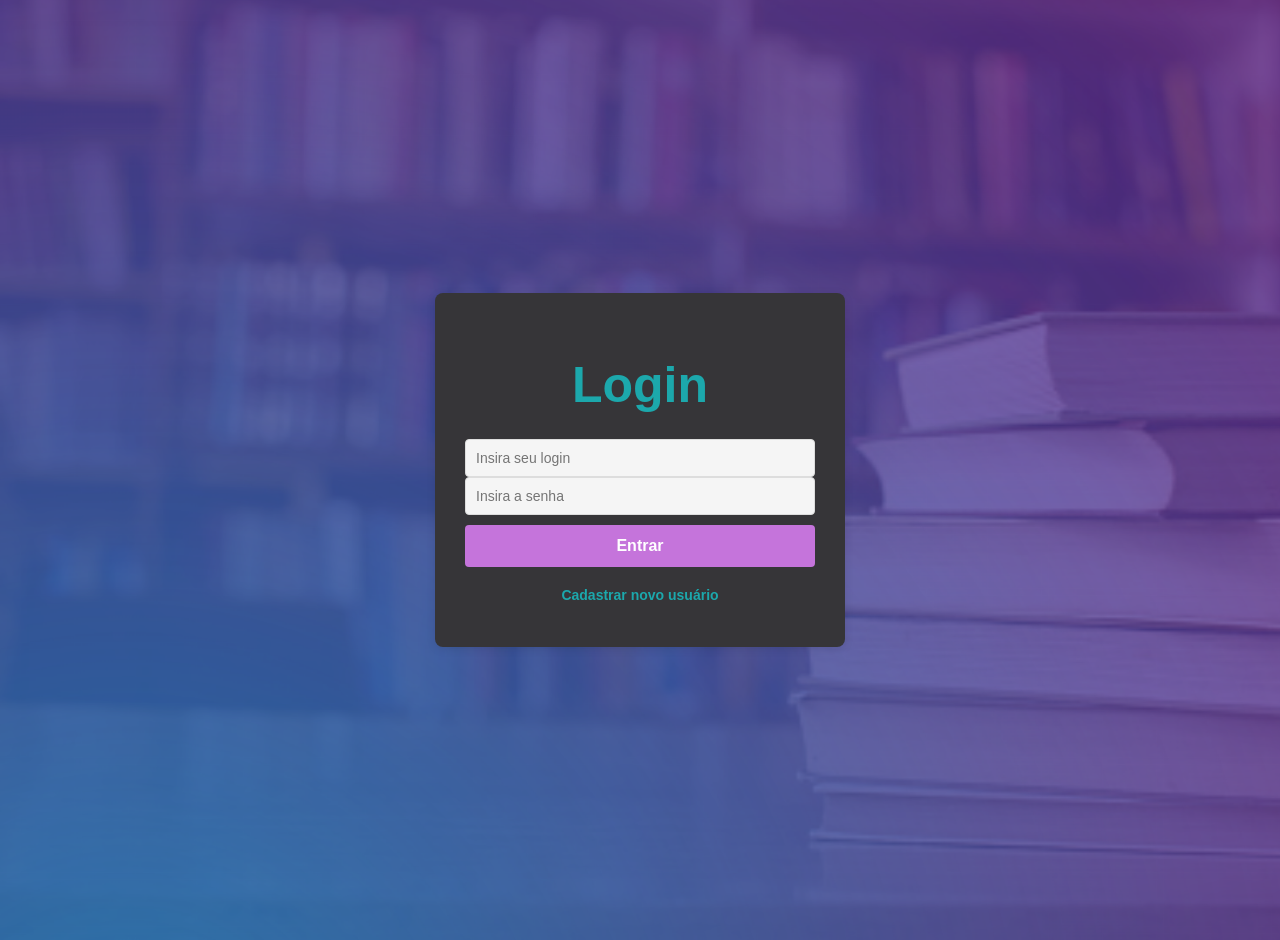
<file: FeedEduc/src/main/java/com/projeto/feededuc/frontEnd/index.html>
<!DOCTYPE html>
<html lang="pt-BR">
<head>
    <meta charset="UTF-8">
    <title>FeedEduc</title>
    <meta http-equiv="refresh" content="0; url=HTML/login_cpf.html">
</head>
<body>
    <p><a href="HTML/login_cpf.html">Entrar no FeedEduc</a></p>
</body>
</html>
</file>
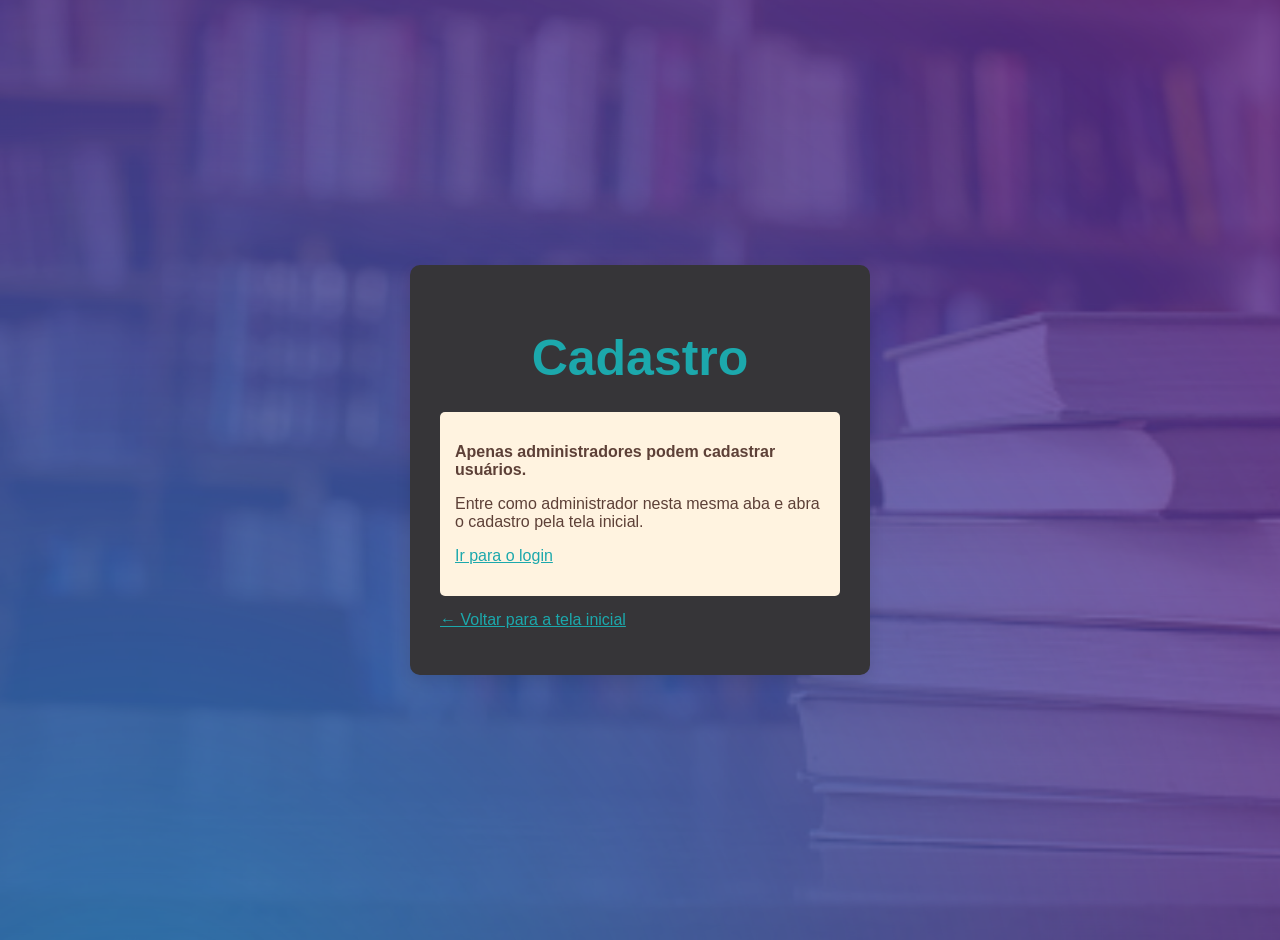
<file: FeedEduc/src/main/java/com/projeto/feededuc/frontEnd/HTML/cadastro.html>
<!DOCTYPE html>
<html lang="pt-BR">
<head>
    <meta charset="UTF-8">
    <meta name="viewport" content="width=device-width, initial-scale=1.0">
    <title>FeedEduc - Cadastro</title>
    <link rel="stylesheet" href="../CSS/cadastro.css?v=3">
    <script src="../JS/config.js?v=3"></script>
    <link rel="icon" type="image/x-icon" href="../IMAGE/logo sem fundo.png">
</head>

<body>
<main role="main">
    <div class="container">
        <h1>Cadastro</h1>

        <div id="acesso-negado" style="display: none; background: #fff3e0; color: #5d4037; padding: 15px; border-radius: 5px; margin: 15px 0;">
            <p><strong>Apenas administradores podem cadastrar usuários.</strong></p>
            <p>Entre como administrador nesta mesma aba e abra o cadastro pela tela inicial.</p>
            <p><a href="login_cpf.html">Ir para o login</a></p>
        </div>

        <form id="register-form" role="form" aria-label="Formulário de cadastro">
            <label for="tipoUsuarioSelect">Tipo de usuário</label>
            <select id="tipoUsuarioSelect" name="tipoUsuario">
                <option value="ALUNO">Aluno</option>
                <option value="PROFESSOR">Professor</option>
                <option value="LIMPEZA">Limpeza</option>
                <option value="MANUTENCAO">Manutenção</option>
                <option value="OPP">OPP</option>
                <option value="SETOR_APOIO">Setor de Apoio</option>
                <option value="COORDENADOR">Coordenador</option>
                <option value="CANTINA">Cantina</option>
                <option value="REFEITORIO">Refeitório</option>
                <option value="AUDITORIO">Auditório</option>
                <option value="SALAS_DE_AULA">Salas de aula</option>
                <option value="ADMINISTRADOR">Administrador</option>
            </select>

            <input type="text" id="login" placeholder="Login (CPF/Matrícula)" required>
            <input type="text" id="nome" placeholder="Nome" required>
            <input type="text" id="sobrenome" placeholder="Sobrenome" required>
            <input type="text" id="cpf" placeholder="CPF (11 dígitos)" required pattern="[0-9]{11}">

            <button type="submit">Criar conta</button>
        </form>

        <div id="error-message" style="color: red; display: none;"></div>
        <div id="success-message" style="color: green; display: none;"></div>

        <p style="margin-top: 15px;"><a href="telaInicial.html">← Voltar para a tela inicial</a></p>
    </div>
</main>

<script>
    const BACKEND_URL = window.BACKEND_URL;

    // Só o administrador logado nesta aba pode cadastrar usuários
    const token = sessionStorage.getItem('userToken');
    const isAdmin = token && sessionStorage.getItem('userRole') === 'ADMINISTRADOR';

    if (!isAdmin) {
        document.getElementById('register-form').style.display = 'none';
        document.getElementById('acesso-negado').style.display = 'block';
    }

    document.getElementById('register-form').addEventListener('submit', async function(event) {
        event.preventDefault();

        const login = document.getElementById('login').value.trim();
        const nome = document.getElementById('nome').value.trim();
        const sobrenome = document.getElementById('sobrenome').value.trim();
        const cpf = document.getElementById('cpf').value.trim();
        const tipoUsuario = document.getElementById('tipoUsuarioSelect').value;

        if (!login) {
            showError("Login é obrigatório.");
            return;
        }

        if (!nome) {
            showError("Nome é obrigatório.");
            return;
        }

        if (!sobrenome) {
            showError("Sobrenome é obrigatório.");
            return;
        }

        if (!cpf || cpf.length !== 11) {
            showError("CPF deve conter 11 dígitos.");
            return;
        }

        const userData = {
            login: login,
            nome: nome,
            sobrenome: sobrenome,
            cpf: cpf,
            tipoUsuario: tipoUsuario
        };

        try {
            const response = await fetch(`${BACKEND_URL}/api/usuarios`, {
                method: 'POST',
                headers: {
                    'Content-Type': 'application/json',
                    'Authorization': `Bearer ${token}`
                },
                body: JSON.stringify(userData)
            });

            if (response.ok) {
                const result = await response.json();
                showSuccess(`
                    ✅ Cadastro realizado com sucesso!<br>
                    <strong>Nome:</strong> ${escaparHtml(result.nome)} ${escaparHtml(sobrenome)}<br>
                    <strong>Login:</strong> ${escaparHtml(result.login)}<br>
                    <strong>Tipo:</strong> ${escaparHtml(result.tipoUsuario)}<br>
                    <strong>Senha temporária:</strong> mudar123
                `);
                document.getElementById('register-form').reset();
            } else if (response.status === 401 || response.status === 403) {
                showError('Sua sessão expirou. Entre novamente como administrador.');
            } else {
                let errorMsg = `Erro ${response.status}: ${response.statusText}`;
                try {
                    const errorData = await response.json();
                    errorMsg = errorData.error || errorMsg;
                } catch (e) {
                    // Ignora erro de parse
                }
                showError(escaparHtml(errorMsg));
            }
        } catch (error) {
            console.error('💥 Erro de rede:', error);
            showError(`Erro de conexão: ${escaparHtml(error.message)}`);
        }
    });

    function escaparHtml(texto) {
        const div = document.createElement('div');
        div.textContent = texto ?? '';
        return div.innerHTML;
    }

    function showError(message) {
        const errorElement = document.getElementById('error-message');
        errorElement.innerHTML = message;
        errorElement.style.display = 'block';
        document.getElementById('success-message').style.display = 'none';

        errorElement.scrollIntoView({ behavior: 'smooth', block: 'center' });
    }

    function showSuccess(message) {
        const successElement = document.getElementById('success-message');
        successElement.innerHTML = message;
        successElement.style.display = 'block';
        document.getElementById('error-message').style.display = 'none';

        successElement.scrollIntoView({ behavior: 'smooth', block: 'center' });
    }

    // Máscara CPF
    document.getElementById('cpf').addEventListener('input', function() {
        this.value = this.value.replace(/\D/g, '').substring(0, 11);
    });

    document.getElementById('cpf').addEventListener('blur', function() {
        const loginField = document.getElementById('login');
        if (this.value && !loginField.value) {
            loginField.value = this.value;
        }
    });
</script>
    <!-- VLibras Widget -->
    <div vw class="enabled" role="complementary" aria-label="Tradutor VLibras">
        <div vw-access-button class="active" aria-label="Abrir tradutor VLibras"></div>
        <div vw-plugin-wrapper>
            <div class="vw-plugin-top-wrapper"></div>
        </div>
    </div>

    <script src="https://vlibras.gov.br/app/vlibras-plugin.js"></script>
    <script>
        if (window.VLibras) {
            try { new window.VLibras.Widget('https://vlibras.gov.br/app'); } catch(e){ console.error('Erro ao iniciar VLibras:', e); }
        } else {
            const s = document.createElement('script');
            s.src = 'https://vlibras.gov.br/app/vlibras-plugin.js';
            s.onload = function(){ try { new window.VLibras.Widget('https://vlibras.gov.br/app'); } catch(e){ console.error(e); } };
            document.body.appendChild(s);
        }
    </script>
</body>
</html>
</file>
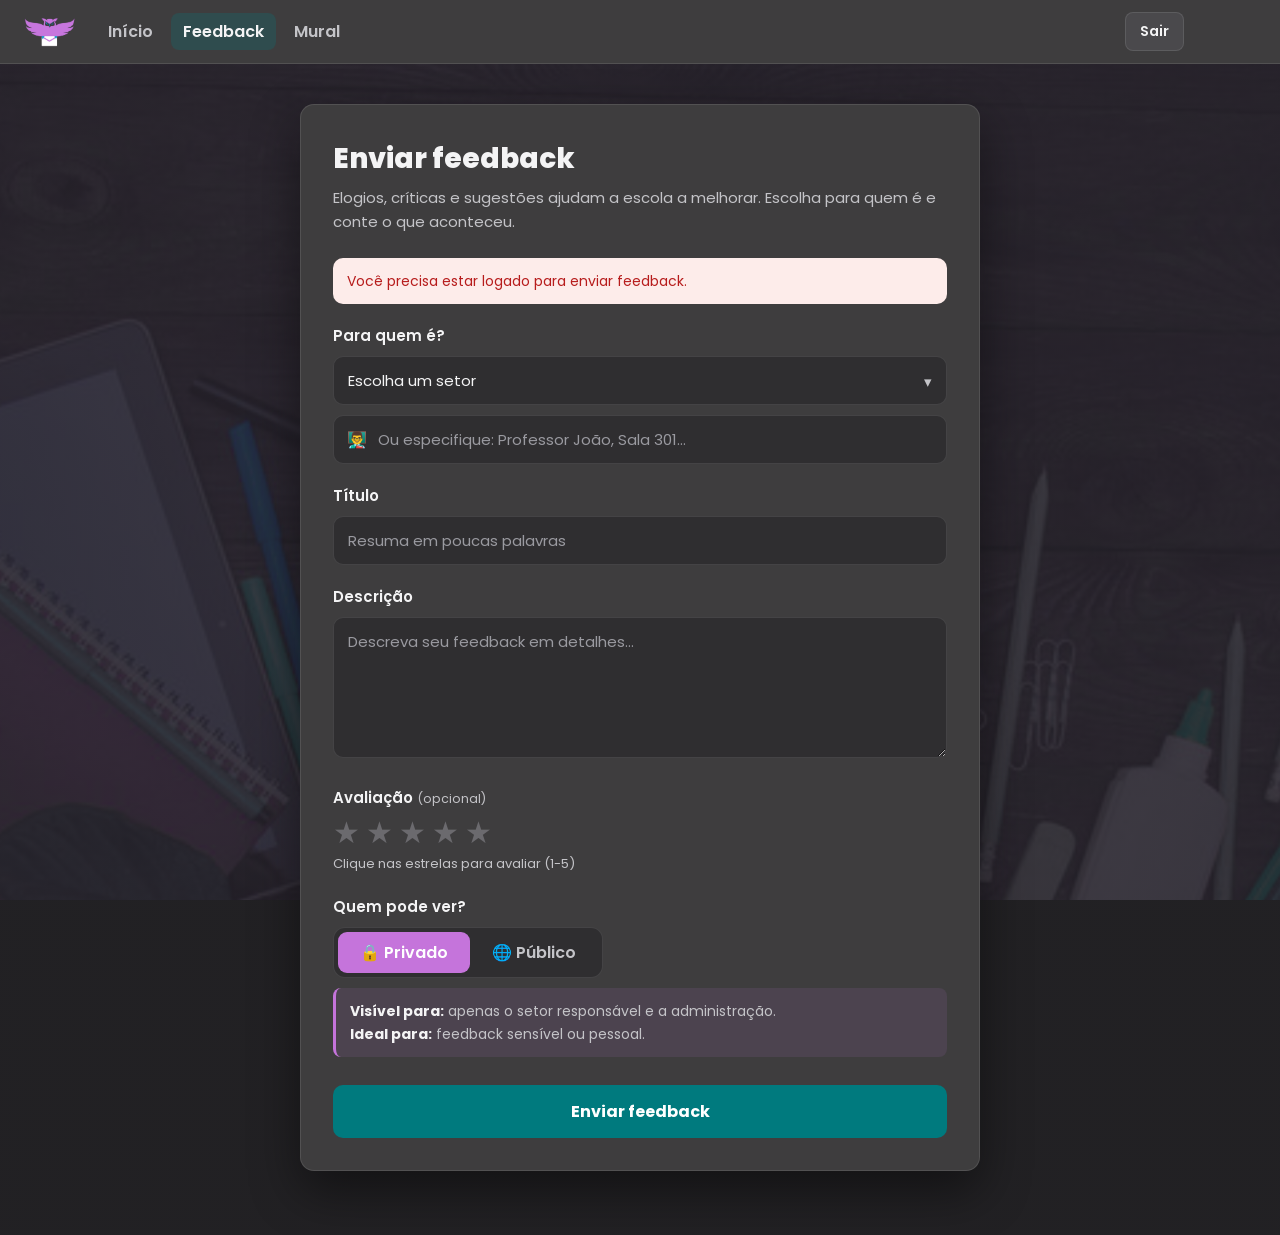
<file: FeedEduc/src/main/java/com/projeto/feededuc/frontEnd/HTML/Feedback.html>
<!DOCTYPE html>
<html lang="pt-BR">
<head>
    <meta charset="UTF-8">
    <meta name="viewport" content="width=device-width, initial-scale=1.0">
    <title>FeedEduc - Enviar Feedback</title>
    <link rel="stylesheet" href="../CSS/Feedback.css?v=2">
    <script src="../JS/config.js?v=3"></script>
    <link rel="icon" type="image/x-icon" href="../IMAGE/logo sem fundo.png">
    <link href="https://fonts.googleapis.com/css2?family=Poppins:wght@400;600;700;800&display=swap" rel="stylesheet">
</head>
<body>
    <header role="banner">
        <div class="logo-container">
            <img src="../IMAGE/logo sem fundo.png" alt="Abrir menu do FeedEduc" class="logo" id="menu-toggle" aria-haspopup="true" aria-expanded="false">
            <div id="dropdown-menu" class="dropdown-menu">
                <a href="telaInicial.html">Início</a>
                <a href="Feedback.html">Feedback</a>
                <a href="mural.html">Mural</a>
                <button id="dropdown-logout-btn" type="button">🚪 Sair</button>
            </div>
        </div>
        <nav role="navigation" aria-label="Navegação principal">
            <a href="telaInicial.html">Início</a>
            <a href="Feedback.html" aria-current="page">Feedback</a>
            <a href="mural.html">Mural</a>
        </nav>
        <div class="user-area">
            <div class="user-chip">
                <strong id="user-login"></strong>
                <span id="user-role"></span>
            </div>
            <button type="button" class="header-logout" onclick="document.getElementById('dropdown-logout-btn').click()">Sair</button>
        </div>
    </header>

    <main class="feedback-main" role="main">
        <div class="feedback-container">
            <h1 class="page-title" id="page-title">Enviar feedback</h1>
            <p class="page-subtitle" id="page-subtitle">Elogios, críticas e sugestões ajudam a escola a melhorar. Escolha para quem é e conte o que aconteceu.</p>

            <!-- Mensagens de status -->
            <div id="error-message" class="error-message" role="alert"></div>
            <div id="success-message" class="success-message" role="alert"></div>

            <div class="field" id="campo-setor">
                <span class="field-label" id="setor-label">Para quem é?</span>
                <div class="feedback-categories">
                    <div class="main-option" data-target="category-options" role="button" tabindex="0" aria-expanded="false" aria-controls="category-options" aria-labelledby="setor-label">Escolha um setor</div>
                    <div class="sub-options" id="category-options" role="listbox" aria-label="Setores disponíveis para feedback">
                        <div class="sub-option" role="option" tabindex="0" data-value="Professor">Professor</div>
                        <div class="sub-option" role="option" tabindex="0" data-value="Coordenador">Coordenação</div>
                        <div class="sub-option" role="option" tabindex="0" data-value="Sala de Aula">Sala de Aula</div>
                        <div class="sub-option" role="option" tabindex="0" data-value="Limpeza">Limpeza</div>
                        <div class="sub-option" role="option" tabindex="0" data-value="Manutenção">Manutenção</div>
                        <div class="sub-option" role="option" tabindex="0" data-value="Equipamentos">Equipamentos</div>
                        <div class="sub-option" role="option" tabindex="0" data-value="Cantina">Cantina</div>
                        <div class="sub-option" role="option" tabindex="0" data-value="Refeitório">Refeitório</div>
                        <div class="sub-option" role="option" tabindex="0" data-value="Auditório">Auditório</div>
                        <div class="sub-option" role="option" tabindex="0" data-value="Setor de Apoio">Setor de Apoio</div>
                        <div class="sub-option" role="option" tabindex="0" data-value="OPP">OPP</div>
                    </div>
                </div>
                <div class="feedback-nome">
                    <input id="setor-alvo" type="text" placeholder="Ou especifique: Professor João, Sala 301…" autocomplete="off" aria-label="Setor ou pessoa específica do feedback">
                    <div class="input-icon" aria-hidden="true">👨‍🏫</div>
                </div>
            </div>

            <div class="field">
                <label class="field-label" for="titulo">Título</label>
                <input id="titulo" type="text" placeholder="Resuma em poucas palavras">
            </div>

            <div class="field">
                <label class="field-label" for="conteudo">Descrição</label>
                <textarea id="conteudo" placeholder="Descreva seu feedback em detalhes…" rows="5"></textarea>
            </div>

            <!-- Avaliação por estrelas -->
            <div class="field rating-container" id="campo-avaliacao">
                <span class="field-label" id="rating-label">Avaliação <small>(opcional)</small></span>
                <div class="star-rating" role="radiogroup" aria-labelledby="rating-label">
                    <span class="star" data-value="1" role="radio" aria-checked="false" tabindex="0" aria-label="1 estrela">★</span>
                    <span class="star" data-value="2" role="radio" aria-checked="false" tabindex="0" aria-label="2 estrelas">★</span>
                    <span class="star" data-value="3" role="radio" aria-checked="false" tabindex="0" aria-label="3 estrelas">★</span>
                    <span class="star" data-value="4" role="radio" aria-checked="false" tabindex="0" aria-label="4 estrelas">★</span>
                    <span class="star" data-value="5" role="radio" aria-checked="false" tabindex="0" aria-label="5 estrelas">★</span>
                </div>
                <div class="rating-text" id="rating-text">Clique nas estrelas para avaliar (1-5)</div>
            </div>

            <div class="field" id="campo-visibilidade">
                <span class="field-label" id="privacy-label">Quem pode ver?</span>
                <div class="privacy-scroller" role="radiogroup" aria-labelledby="privacy-label">
                    <div class="privacy-option">
                        <input type="radio" id="privado" name="privacy" value="true" checked aria-describedby="privado-desc">
                        <label for="privado">🔒 Privado</label>
                    </div>
                    <div class="privacy-option">
                        <input type="radio" id="publico" name="privacy" value="false" aria-describedby="publico-desc">
                        <label for="publico">🌐 Público</label>
                    </div>
                </div>
                <div id="privado-desc" class="privacy-desc" aria-live="polite">
                    <strong>Visível para:</strong> apenas o setor responsável e a administração.
                    <br><strong>Ideal para:</strong> feedback sensível ou pessoal.
                </div>
                <div id="publico-desc" class="privacy-desc" aria-live="polite" style="display: none;">
                    <strong>Visível para:</strong> todos os usuários, no mural.
                    <br><strong>Ideal para:</strong> elogios e sugestões construtivas.
                </div>
            </div>

            <button class="submit-btn" id="submit-btn" onclick="enviarFeedback()" type="button">Enviar feedback</button>
        </div>
    </main>
    
    <script>
        // Variáveis globais
        let setorSelecionado = '';
        let notaSelecionada = 0;
        const isAdmin = sessionStorage.getItem('userRole') === 'ADMINISTRADOR';

        // Inicialização
        document.addEventListener('DOMContentLoaded', function() {
            document.getElementById('user-login').textContent = sessionStorage.getItem('userLogin') || '';
            document.getElementById('user-role').textContent = (sessionStorage.getItem('userRole') || '').replace('ADMINISTRADOR', 'Administrador').replace('ALUNO', 'Aluno');
            inicializarComponentes();
            if (isAdmin) ativarModoAviso();
            verificarAutenticacao();
        });

        function inicializarComponentes() {
            // Dropdown de setores
            const mainOptions = document.querySelectorAll('.main-option');
            mainOptions.forEach(option => {
                option.addEventListener('click', function() {
                    const targetId = this.getAttribute('data-target');
                    const target = document.getElementById(targetId);
                    const isExpanded = this.getAttribute('aria-expanded') === 'true';
                    
                    // Fechar outros dropdowns
                    document.querySelectorAll('.sub-options').forEach(sub => {
                        if (sub.id !== targetId) {
                            sub.style.display = 'none';
                            const correspondingMain = document.querySelector(`[data-target="${sub.id}"]`);
                            if (correspondingMain) {
                                correspondingMain.setAttribute('aria-expanded', 'false');
                            }
                        }
                    });
                    
                    // Alternar atual
                    target.style.display = isExpanded ? 'none' : 'block';
                    this.setAttribute('aria-expanded', !isExpanded);
                });
            });

            // Seleção de setor
            document.querySelectorAll('.sub-option').forEach(option => {
                option.addEventListener('click', function() {
                    const value = this.getAttribute('data-value');
                    setorSelecionado = value;
                    
                    // Atualizar UI
                    const mainOption = this.closest('.sub-options').previousElementSibling;
                    mainOption.textContent = value;
                    mainOption.setAttribute('aria-expanded', 'false');
                    this.closest('.sub-options').style.display = 'none';
                    
                    // Preencher campo de setor alvo
                    document.getElementById('setor-alvo').value = value;
                });
            });

            // Sistema de estrelas
            const stars = document.querySelectorAll('.star');
            stars.forEach(star => {
                star.addEventListener('click', function() {
                    const value = parseInt(this.getAttribute('data-value'));
                    notaSelecionada = value;
                    atualizarEstrelas(value);
                    atualizarTextoAvaliacao(value);
                });

                star.addEventListener('keydown', function(e) {
                    if (e.key === 'Enter' || e.key === ' ') {
                        e.preventDefault();
                        const value = parseInt(this.getAttribute('data-value'));
                        notaSelecionada = value;
                        atualizarEstrelas(value);
                        atualizarTextoAvaliacao(value);
                    }
                });
            });

            // Visibilidade
            document.querySelectorAll('input[name="privacy"]').forEach(radio => {
                radio.addEventListener('change', function() {
                    const isPrivado = this.value === 'true';
                    document.getElementById('privado-desc').style.display = isPrivado ? 'block' : 'none';
                    document.getElementById('publico-desc').style.display = isPrivado ? 'none' : 'block';
                });
            });

            // Fechar dropdowns ao clicar fora
            document.addEventListener('click', function(e) {
                if (!e.target.closest('.main-option') && !e.target.closest('.sub-options')) {
                    document.querySelectorAll('.sub-options').forEach(sub => {
                        sub.style.display = 'none';
                    });
                    document.querySelectorAll('.main-option').forEach(main => {
                        main.setAttribute('aria-expanded', 'false');
                    });
                }
            });
        }

        function atualizarEstrelas(valor) {
            const stars = document.querySelectorAll('.star');
            stars.forEach(star => {
                const starValue = parseInt(star.getAttribute('data-value'));
                if (starValue <= valor) {
                    star.classList.add('active');
                    star.setAttribute('aria-checked', 'true');
                } else {
                    star.classList.remove('active');
                    star.setAttribute('aria-checked', 'false');
                }
            });
        }

        function atualizarTextoAvaliacao(valor) {
            const textos = [
                "Péssimo",
                "Ruim", 
                "Regular",
                "Bom",
                "Excelente"
            ];
            document.getElementById('rating-text').textContent = textos[valor - 1] || "Clique nas estrelas para avaliar (1-5)";
        }

        function verificarAutenticacao() {
            const token = sessionStorage.getItem('userToken');
            const userRole = sessionStorage.getItem('userRole');
            
            if (!token) {
                mostrarErro('Você precisa estar logado para enviar feedback.');
                setTimeout(() => {
                    window.location.href = 'login_cpf.html';
                }, 2000);
                return false;
            }

            // Alunos enviam feedback; o administrador publica avisos no mural
            if (userRole !== 'ALUNO' && userRole !== 'ADMINISTRADOR') {
                mostrarErro('Apenas alunos podem enviar feedback.');
                return false;
            }

            return true;
        }

        function ativarModoAviso() {
            document.title = 'FeedEduc - Publicar aviso';
            document.getElementById('page-title').textContent = 'Publicar aviso';
            document.getElementById('page-subtitle').textContent =
                'O aviso aparece fixado no topo do mural, visível para todos os usuários.';
            document.getElementById('campo-setor').style.display = 'none';
            document.getElementById('campo-avaliacao').style.display = 'none';
            document.getElementById('campo-visibilidade').style.display = 'none';
            document.getElementById('submit-btn').textContent = 'Publicar aviso';
            document.getElementById('conteudo').placeholder = 'Escreva o aviso para a comunidade escolar…';
        }

        async function enviarFeedback() {
            if (!verificarAutenticacao()) return;

            // Coletar dados do formulário
            const titulo = document.getElementById('titulo').value.trim();
            const conteudo = document.getElementById('conteudo').value.trim();
            const setorAlvo = document.getElementById('setor-alvo').value.trim() || setorSelecionado;
            const privado = document.querySelector('input[name="privacy"]:checked').value === 'true';
            const nota = notaSelecionada > 0 ? notaSelecionada : null;

            // Validações
            if (!titulo) {
                mostrarErro('Por favor, insira um título para o feedback.');
                return;
            }

            if (!conteudo) {
                mostrarErro('Por favor, descreva seu feedback.');
                return;
            }

            if (!setorAlvo && !isAdmin) {
                mostrarErro('Por favor, selecione ou especifique um setor alvo.');
                return;
            }

            // Monta payload compatível com o modelo do backend (Feedback)
            // Tenta mapear o setor para um TipoUsuario conhecido; caso contrário envia como destinatarioEspecifico
            function mapSetorToTipo(setor) {
                if (!setor) return null;
                const s = setor.trim().toLowerCase();
                const map = {
                    'professor': 'PROFESSOR',
                    'limpeza': 'LIMPEZA',
                    'manutenção': 'MANUTENCAO',
                    'manutencao': 'MANUTENCAO',
                    'sala de aula': 'SALAS_DE_AULA',
                    'sala': 'SALAS_DE_AULA',
                    'setor de apoio': 'SETOR_APOIO',
                    'setor apoio': 'SETOR_APOIO',
                    'cantina': 'CANTINA',
                    'refeitorio': 'REFEITORIO',
                    'auditorio': 'AUDITORIO',
                    'refeitório': 'REFEITORIO',
                    'auditório': 'AUDITORIO',
                    'opp': 'OPP',
                    'coordenador': 'COORDENADOR',
                    'equipamentos': null
                };
                return map[s] || null;
            }

            const mapped = mapSetorToTipo(setorAlvo);

            // Aviso do administrador: sem destinatário (vale para todos) e sempre público
            const feedbackData = isAdmin ? {
                titulo: titulo,
                conteudo: conteudo,
                destinatario: null,
                destinatarioEspecifico: null,
                publico: true
            } : {
                titulo: titulo,
                conteudo: conteudo,
                destinatario: mapped,
                destinatarioEspecifico: mapped ? null : setorAlvo,
                publico: !privado,
                nota: nota
            };

            console.log('📤 Enviando feedback:', feedbackData);

            try {
                const token = sessionStorage.getItem('userToken');
                const response = await fetch(`${window.BACKEND_URL}/api/feedbacks`, {
                    method: 'POST',
                    headers: {
                        'Content-Type': 'application/json',
                        'Authorization': `Bearer ${token}`
                    },
                    body: JSON.stringify(feedbackData)
                });

                console.log('📥 Resposta:', response.status);

                if (response.ok) {
                    const feedbackCriado = await response.json();
                    mostrarSucesso(isAdmin ? '✅ Aviso publicado no mural!' : '✅ Feedback enviado com sucesso!');
                    limparFormulario();
                    
                    // Redirecionar após sucesso
                    setTimeout(() => {
                        window.location.href = isAdmin ? 'mural.html' : 'telaInicial.html';
                    }, 2000);
                } else {
                    const errorText = await response.text();
                    mostrarErro(`Erro ao enviar feedback: ${errorText}`);
                }
            } catch (error) {
                console.error('💥 Erro:', error);
                mostrarErro('Erro de conexão com o servidor.');
            }
        }

        function limparFormulario() {
            document.getElementById('titulo').value = '';
            document.getElementById('conteudo').value = '';
            document.getElementById('setor-alvo').value = '';
            document.querySelector('input[name="privacy"][value="true"]').checked = true;
            
            // Resetar estrelas
            notaSelecionada = 0;
            atualizarEstrelas(0);
            atualizarTextoAvaliacao(0);
            
            // Resetar dropdowns
            setorSelecionado = '';
            document.querySelectorAll('.main-option').forEach(opt => {
                if (opt.getAttribute('data-target') === 'category-options') {
                    opt.textContent = 'Escolha um setor';
                }
            });
        }

        function mostrarErro(mensagem) {
            const errorDiv = document.getElementById('error-message');
            errorDiv.textContent = mensagem;
            errorDiv.style.display = 'block';
            document.getElementById('success-message').style.display = 'none';
            
            errorDiv.scrollIntoView({ behavior: 'smooth', block: 'center' });
        }

        function mostrarSucesso(mensagem) {
            const successDiv = document.getElementById('success-message');
            successDiv.textContent = mensagem;
            successDiv.style.display = 'block';
            document.getElementById('error-message').style.display = 'none';
            
            successDiv.scrollIntoView({ behavior: 'smooth', block: 'center' });
        }

        // Menu dropdown (código anterior mantido)
        const menuToggle = document.getElementById('menu-toggle');
        const dropdownMenu = document.getElementById('dropdown-menu');
        const dropdownLogoutBtn = document.getElementById('dropdown-logout-btn');

        menuToggle.addEventListener('click', () => {
            const isExpanded = menuToggle.getAttribute('aria-expanded') === 'true';
            menuToggle.setAttribute('aria-expanded', !isExpanded);
            if (window.matchMedia('(max-width: 768px)').matches) {
                dropdownMenu.classList.toggle('open', !isExpanded);
            } else {
                dropdownMenu.style.display = isExpanded ? 'none' : 'flex';
            }
        });

        dropdownLogoutBtn.addEventListener('click', () => {
            sessionStorage.removeItem('userToken');
            sessionStorage.removeItem('userRole');
            sessionStorage.removeItem('userId');
            sessionStorage.removeItem('userLogin');
            window.location.href = 'login_cpf.html';
        });

        document.addEventListener('click', (event) => {
            if (!menuToggle.contains(event.target) && !dropdownMenu.contains(event.target)) {
                if (window.matchMedia('(max-width: 768px)').matches) {
                    dropdownMenu.classList.remove('open');
                } else {
                    dropdownMenu.style.display = 'none';
                }
                menuToggle.setAttribute('aria-expanded', 'false');
            }
        });
    </script>
    
    <!-- VLibras Widget -->
    <div vw class="enabled" role="complementary" aria-label="Tradutor VLibras">
        <div vw-access-button class="active" aria-label="Abrir tradutor VLibras"></div>
        <div vw-plugin-wrapper>
          <div class="vw-plugin-top-wrapper"></div>
        </div>
    </div>
    
    <script src="https://vlibras.gov.br/app/vlibras-plugin.js"></script>
    <script>
        new window.VLibras.Widget('https://vlibras.gov.br/app');
        // Código VLibras arrastável mantido...
    </script>
</body>
</html>
</file>
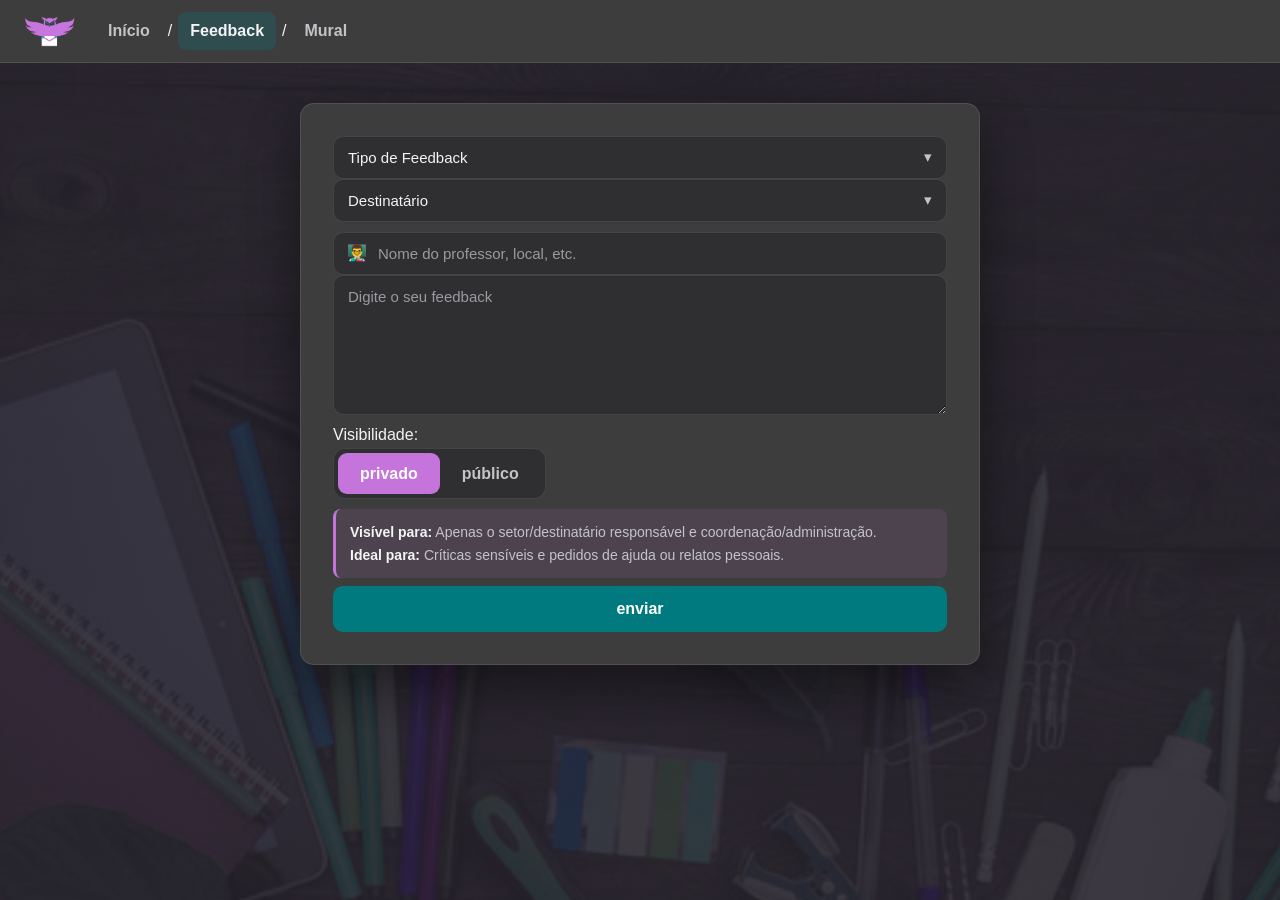
<file: FeedEduc/src/main/java/com/projeto/feededuc/frontEnd/HTML/Feedback_old.html>
<!DOCTYPE html>
<html lang="pt-BR">
<head>
    <meta charset="UTF-8">
    <meta name="viewport" content="width=device-width, initial-scale=1.0">
    <title>FeedEduc - Enviar Feedback</title>
    <link rel="stylesheet" href="../CSS/Feedback.css">
    <link rel="icon" type="image/x-icon" href="../IMAGE/logo sem fundo.png">
    <style>
        /* Posicionamento do VLibras */
        [vw] {
            position: fixed !important;
            top: 20px !important;
            right: 90px !important;
            z-index: 999 !important;
            transform: scale(0.85) !important;
            transform-origin: top right !important;
        }

        [vw-access-button] {
            position: relative !important;
            cursor: move !important;
        }

        /* Plugin wrapper arrastável */
        [vw-plugin-wrapper] {
            position: fixed !important;
            cursor: move !important;
            z-index: 9999 !important;
            transform-origin: top center !important;
        }

        /* Tornar o plugin arrastável */
        .vw-plugin-wrapper-draggable {
            cursor: move !important;
        }

        /* Mobile: manter VLibras à direita (padrão) */
        @media (max-width: 768px) {
            [vw] {
                right: 90px !important;
                left: auto !important;
                transform-origin: top right !important;
            }
        }
        
        /* Posicionamento do UserWay */
        [data-userway-account],
        .userway-widget,
        #userway-widget,
        iframe[src*="userway"],
        div[id*="userway"],
        div[class*="userway"] {
            position: fixed !important;
            top: 20px !important;
            right: 20px !important;
            z-index: 1000 !important;
        }
        
        .sr-only {
            position: absolute;
            width: 1px;
            height: 1px;
            padding: 0;
            margin: -1px;
            overflow: hidden;
            clip: rect(0, 0, 0, 0);
            white-space: nowrap;
            border: 0;
        }

        /* Estilo atualizado para o menu dropdown */
        .dropdown-menu {
            position: absolute;
            top: 60px; /* Ajuste para ficar abaixo do ícone */
            left: 10px;
            background-color: #c574db; /* Cor de fundo combinando com o tema */
            border: none;
            border-radius: 8px;
            box-shadow: 0 4px 8px rgba(0, 0, 0, 0.2);
            display: none;
            flex-direction: column;
            z-index: 1000;
        }

        .dropdown-menu a,
        .dropdown-menu button {
            padding: 12px 20px;
            text-align: left;
            text-decoration: none;
            color: #fff; /* Texto branco para contraste */
            background: none;
            border: none;
            cursor: pointer;
            width: 100%;
            font-size: 16px;
            font-family: Arial, sans-serif;
        }

        .dropdown-menu a:hover,
        .dropdown-menu button:hover {
            background-color: #003f5c; /* Cor de destaque ao passar o mouse */
        }

        /* Menu lateral no mobile */
        @media (max-width: 768px) {
            .dropdown-menu {
                position: fixed;
                top: 0;
                right: 0;
                left: auto;
                bottom: 0;
                width: 70vw;
                max-width: 320px;
                height: 100vh;
                padding-top: 70px;
                display: flex; /* mantemos flex; controle por transform */
                transform: translateX(100%);
                transition: transform 0.3s ease;
            }
            .dropdown-menu.open {
                transform: translateX(0);
            }
        }

        .logout-btn {
            background: none;
            border: none;
            cursor: pointer;
            text-align: left;
            width: 100%;
        }
    </style>
</head>
<body>
    <header role="banner">
        <div class="logo-container" style="position: relative;">
            <img src="../IMAGE/logo sem fundo.png" alt="Logo do FeedEduc" class="logo" id="menu-toggle" aria-haspopup="true" aria-expanded="false">
            <div id="dropdown-menu" class="dropdown-menu">
                <a href="telaInicial.html">Início</a>
                <a href="Feedback.html">Feedback</a>
                <a href="mural.html">Mural</a>
                <button id="dropdown-logout-btn" class="logout-btn">Logout</button>
            </div>
        </div>
        <nav role="navigation" aria-label="Navegação principal">
            <a href="telaInicial.html">Início</a>
            <span aria-hidden="true">/</span>
            <a href="Feedback.html" aria-current="page">Feedback</a>
            <span aria-hidden="true">/</span>
            <a href="mural.html">Mural</a>
        </nav>
    </header>
    
    <main class="feedback-main" role="main">
        <div class="feedback-container">
            <div class="feedback-types">
                <div class="main-option" data-target="type-options" role="button" tabindex="0" aria-expanded="false" aria-controls="type-options">Tipo de Feedback</div>
                <div class="sub-options" id="type-options" role="listbox" aria-label="Tipos de feedback disponíveis">
                    <div class="sub-option" role="option" tabindex="0" data-value="sugestão">sugestão</div>
                    <div class="sub-option" role="option" tabindex="0" data-value="elogio">elogio</div>
                    <div class="sub-option" role="option" tabindex="0" data-value="crítica">crítica</div>
                </div>
            </div>

            <div class="feedback-categories">
                <div class="main-option" data-target="category-options" role="button" tabindex="0" aria-expanded="false" aria-controls="category-options">Destinatário</div>
                <div class="sub-options" id="category-options" role="listbox" aria-label="Categorias disponíveis">
                    <div class="sub-option" role="option" tabindex="0" data-value="professor">professor</div>
                    <div class="sub-option" role="option" tabindex="0" data-value="ambiente">ambiente</div>
                    <div class="sub-option" role="option" tabindex="0" data-value="funcionario">funcionario</div>
                </div>
            </div>

            <div class="feedback-nome">
                <input id="nome" type="text" placeholder="Nome do professor, local, etc." autocomplete="off" aria-label="Nome do professor, local ou pessoa relacionada ao feedback">
                <div class="input-icon" aria-hidden="true">👨‍🏫</div>
            </div>

            <div class="feedback-input">
                <textarea id="mensagem" placeholder="Digite o seu feedback" aria-label="Mensagem do feedback" rows="5"></textarea>
            </div>

            <div class="feedback-options">
                <div class="feedback-options-top">
                    <div class="privacy-container">
                        <div class="privacy-header">
                            <p class="privacy-label">Visibilidade:</p>
                            <div class="privacy-scroller" role="radiogroup" aria-label="Opções de visibilidade do feedback">
                                <div class="privacy-option">
                                    <input type="radio" id="privado" name="privacy" checked aria-describedby="privacy-description privado-desc">
                                    <label for="privado">privado</label>
                                </div>
                                <div class="privacy-option">
                                    <input type="radio" id="publico" name="privacy" aria-describedby="privacy-description publico-desc">
                                    <label for="publico">público</label>
                                </div>
                            </div>
                        </div>
                        <div id="privacy-description" class="sr-only">
                            Escolha a visibilidade do seu feedback. Privado: visível apenas para o setor/destinatário responsável e coordenação. Público: visível para todos os usuários.
                        </div>
                        <div class="privacy-descriptions">
                            <div id="privado-desc" class="privacy-desc" aria-live="polite">
                                <strong>Visível para:</strong> Apenas o setor/destinatário responsável e coordenação/administração.
                                <br><strong>Ideal para:</strong> Críticas sensíveis e pedidos de ajuda ou relatos pessoais.
                            </div>
                            <div id="publico-desc" class="privacy-desc" aria-live="polite" style="display: none;">
                                <strong>Visível para:</strong> Todos os usuários (toda a escola/turma).
                                <br><strong>Ideal para:</strong> Elogios que valorizam setores/pessoas e sugestões construtivas que podem inspirar melhorias coletivas.
                            </div>
                        </div>
                    </div>

                    <button class="submit-btn" onclick="adicionarFeedback()" type="button" aria-label="Enviar feedback">enviar</button>
                </div>
            </div>
        </div>
    </main>
    
    <script src="../JS/feedback.js"></script>
    
    <!-- VLibras Widget -->
    <div vw class="enabled" role="complementary" aria-label="Tradutor VLibras">
        <div vw-access-button class="active" aria-label="Abrir tradutor VLibras"></div>
        <div vw-plugin-wrapper>
          <div class="vw-plugin-top-wrapper"></div>
        </div>
    </div>
    
    <script src="https://vlibras.gov.br/app/vlibras-plugin.js"></script>
    <script>
        new window.VLibras.Widget('https://vlibras.gov.br/app');

        // Tornar o VLibras arrastável
        window.addEventListener('load', function() {
            setTimeout(function() {
                const pluginWrapper = document.querySelector('[vw-plugin-wrapper]');
                
                if (pluginWrapper) {
                    let isDragging = false;
                    let currentX;
                    let currentY;
                    let initialX;
                    let initialY;
                    let xOffset = 0;
                    let yOffset = 0;

                    pluginWrapper.addEventListener('mousedown', dragStart);
                    document.addEventListener('mousemove', drag);
                    document.addEventListener('mouseup', dragEnd);

                    pluginWrapper.addEventListener('touchstart', dragStart);
                    document.addEventListener('touchmove', drag);
                    document.addEventListener('touchend', dragEnd);

                    function dragStart(e) {
                        const target = e.target.closest('[vw-plugin-wrapper]');
                        if (!target) return;

                        if (e.type === 'touchstart') {
                            initialX = e.touches[0].clientX - xOffset;
                            initialY = e.touches[0].clientY - yOffset;
                        } else {
                            initialX = e.clientX - xOffset;
                            initialY = e.clientY - yOffset;
                        }

                        isDragging = true;
                        pluginWrapper.classList.add('vw-plugin-wrapper-draggable');
                    }

                    function drag(e) {
                        if (isDragging) {
                            e.preventDefault();
                            
                            if (e.type === 'touchmove') {
                                currentX = e.touches[0].clientX - initialX;
                                currentY = e.touches[0].clientY - initialY;
                            } else {
                                currentX = e.clientX - initialX;
                                currentY = e.clientY - initialY;
                            }

                            xOffset = currentX;
                            yOffset = currentY;

                            setTranslate(currentX, currentY, pluginWrapper);
                        }
                    }

                    function dragEnd(e) {
                        isDragging = false;
                        pluginWrapper.classList.remove('vw-plugin-wrapper-draggable');
                    }

                    function setTranslate(xPos, yPos, el) {
                        el.style.transform = `translate3d(${xPos}px, ${yPos}px, 0) scale(0.9)`;
                    }
                }
            }, 1000);
        });

        const menuToggle = document.getElementById('menu-toggle');
        const dropdownMenu = document.getElementById('dropdown-menu');
        const dropdownLogoutBtn = document.getElementById('dropdown-logout-btn');

        menuToggle.addEventListener('click', () => {
            const isExpanded = menuToggle.getAttribute('aria-expanded') === 'true';
            menuToggle.setAttribute('aria-expanded', !isExpanded);
            if (window.matchMedia('(max-width: 768px)').matches) {
                dropdownMenu.classList.toggle('open', !isExpanded);
            } else {
                dropdownMenu.style.display = isExpanded ? 'none' : 'flex';
            }
        });

        dropdownLogoutBtn.addEventListener('click', () => {
            localStorage.removeItem('userData');
            window.location.href = 'login.html';
        });

        document.addEventListener('click', (event) => {
            if (!menuToggle.contains(event.target) && !dropdownMenu.contains(event.target)) {
                if (window.matchMedia('(max-width: 768px)').matches) {
                    dropdownMenu.classList.remove('open');
                } else {
                    dropdownMenu.style.display = 'none';
                }
                menuToggle.setAttribute('aria-expanded', 'false');
            }
        });
    </script>
    
    <!-- UserWay Widget - carregamento condicional (não carregar com ID placeholder) -->
    <script>
        (function(d){
            var account = 'USERWAY_ACCOUNT_ID'; // substitua por seu ID real antes de habilitar
            if (!account || account === 'USERWAY_ACCOUNT_ID') {
                console.warn('UserWay não carregado: defina USERWAY_ACCOUNT_ID em Feedback.html para habilitar o widget.');
                return;
            }
            var s = d.createElement("script");
            s.setAttribute("data-account", account);
            s.setAttribute("data-language", "pt-br");
            s.setAttribute("data-position", "top-right");
            s.setAttribute("data-background", "#005792");
            s.setAttribute("data-size", "48px");
            s.setAttribute("data-mobile", "true");
            s.setAttribute("data-hide-mobile", "false");
            s.setAttribute("data-close-esc", "true");
            s.setAttribute("data-close-outside", "true");
            s.src = "https://cdn.userway.org/widget.js";
            (d.body || d.head).appendChild(s);
        })(document);
    </script>


</body>
</html>
</file>
<file: FeedEduc/src/main/java/com/projeto/feededuc/frontEnd/CSS/cadastro.css>
body {
    font-family: 'Poppins', Arial, sans-serif;
    background-image: url('../IMAGE/fundoLogin.png');
    background-size: cover;
    display: flex;
    justify-content: center;
    align-items: center;
    min-height: 100vh;
    margin: 0;
    padding: 20px;
    overflow-x: hidden;
}

.container {
    background: #363538;
    border-radius: 10px;
    padding: 30px;
    width: 100%;
    max-width: 400px;
    box-shadow: 0 5px 15px rgba(0,0,0,0.1);
}

h1 {
    color: #1ca8ac;
    text-align: center;
    margin-bottom: 25px;
    font-size: 50px;
}

.tabs {
    display: flex;
    margin-bottom: 20px;
    gap: 5px; 
}

.tabs button {
    flex: 1;
    padding: 10px;
    border: none;
    background: #eee;
    cursor: pointer;
    border-radius: 5px;
    transition: background-color 0.3s, color 0.3s;
}

.tabs button.active {
    background: #c574db;
    color: white;
}

input {
    width: 100%;
    padding: 12px;
    margin-bottom: 15px;
    border: 1px solid #ddd;
    border-radius: 5px;
    box-sizing: border-box;
    background-color: #f5f5f5;
}

label[for="tipoUsuarioSelect"] {
    display: block;
    margin-bottom: 6px;
    color: #ffffff;
    font-weight: bold;
}

#tipoUsuarioSelect {
    width: 100%;
    padding: 12px;
    margin-bottom: 15px;
    border: 1px solid #ddd;
    border-radius: 5px;
    background-color: #f5f5f5;
    font-size: 14px;
}

#error-message,
#success-message {
    margin-top: 15px;
    padding: 12px;
    border-radius: 5px;
    line-height: 1.6;
}

#error-message {
    background: #fdecea;
    color: #b71c1c !important;
}

#success-message {
    background: #e8f5e9;
    color: #1b5e20 !important;
}

.container a {
    color: #1ca8ac;
}

button[type="submit"] {
    width: 100%;
    padding: 12px;
    background: #c574db;
    color: white;
    border: none;
    border-radius: 5px;
    font-weight: bold;
    cursor: pointer;
    margin-top: 10px;
}

.login-link {
    text-align: center;
    margin-top: 20px;
    color: white;
}

.login-link a {
    color: #1ca8ac;
    text-decoration: none;
}

/* Estilos para posicionamento dos widgets de acessibilidade */
/* VLibras Widget - Apenas posicionamento, sem dimensões fixas */
[vw], .vw-widget {
    position: fixed !important;
    z-index: 1000 !important;
    transform: none !important;
}

/* Permitir que a interface interna do VLibras funcione */
.vw-plugin__wrapper {
    position: relative !important;
    z-index: 1001 !important;
}

/* UserWay Widget - Seletores mais específicos */
#userway-widget, 
[data-userway-account],
.userway-widget,
div[data-userway-account],
div.userway-widget,
iframe[src*="userway"],
div[id*="userway"] {
    position: fixed !important;
    top: 20px !important;
    right: 20px !important;
    z-index: 1000 !important;
    transform: none !important;
    width: 48px !important;
    height: 48px !important;
}

/* Forçar posicionamento específico para VLibras - sem dimensões fixas */
div[vw] {
    position: fixed !important;
    z-index: 1000 !important;
    transform: none !important;
}

/* Forçar posicionamento específico para UserWay */
div[data-userway-account],
div.userway-widget,
iframe[src*="userway"],
div[id*="userway"] {
    position: fixed !important;
    top: 20px !important;
    right: 20px !important;
    z-index: 1000 !important;
    transform: none !important;
    width: 48px !important;
    height: 48px !important;
}

/* Imagens responsivas */
img { 
    max-width: 100%; 
    height: auto; 
}

/* Responsividade para dispositivos móveis */
@media (max-width: 768px) {
    body {
        padding: 15px;
    }

    .container {
        padding: 25px 20px;
        max-width: 100%;
    }

    h1 {
        font-size: 40px;
        margin-bottom: 20px;
    }

    .tabs {
        flex-direction: column;
        gap: 8px;
    }

    .tabs button {
        padding: 12px;
        font-size: 14px;
    }

    input {
        padding: 12px;
        font-size: 14px;
    }

    button[type="submit"] {
        padding: 14px;
        font-size: 16px;
    }

    .login-link {
        font-size: 14px;
    }

    [vw] {
        right: 70px !important;
        top: 10px !important;
        transform: scale(0.75) !important;
    }
    
    #userway-widget, 
    [data-userway-account],
    .userway-widget,
    div[data-userway-account],
    div.userway-widget,
    iframe[src*="userway"],
    div[id*="userway"] {
        top: 10px !important;
        right: 10px !important;
        width: 40px !important;
        height: 40px !important;
    }
}

@media (max-width: 480px) {
    body {
        padding: 10px;
    }

    .container {
        padding: 20px 15px;
    }

    h1 {
        font-size: 35px;
    }

    .tabs button {
        padding: 10px;
        font-size: 13px;
    }

    input {
        padding: 10px;
        font-size: 13px;
    }

    button[type="submit"] {
        padding: 12px;
        font-size: 15px;
    }
}
@media (max-width: 768px) {
    body {
        padding: 15px;
    }

    .container {
        padding: 25px 20px;
        max-width: 100%;
    }

    h1 {
        font-size: 40px;
        margin-bottom: 20px;
    }

    .tabs {
        flex-direction: column;
        gap: 8px;
    }

    .tabs button {
        padding: 12px;
        font-size: 14px;
    }

    input {
        padding: 12px;
        font-size: 14px;
    }

    button[type="submit"] {
        padding: 14px;
        font-size: 16px;
    }

    .login-link {
        font-size: 14px;
    }

    [vw] {
        right: 70px !important;
        top: 10px !important;
        transform: scale(0.75) !important;
    }
    
    #userway-widget, 
    [data-userway-account],
    .userway-widget,
    div[data-userway-account],
    div.userway-widget,
    iframe[src*="userway"],
    div[id*="userway"] {
        top: 10px !important;
        right: 10px !important;
        width: 40px !important;
        height: 40px !important;
    }
}
</file>
<file: FeedEduc/src/main/java/com/projeto/feededuc/frontEnd/CSS/Feedback.css>
* {
    margin: 0;
    padding: 0;
    box-sizing: border-box;
}

:root {
    --bg: #2f2e30;
    --surface: #3e3d3e;
    --surface-2: #4a494c;
    --field: #2f2e30;
    --border: rgba(255, 255, 255, 0.1);
    --text: #f4f4f5;
    --muted: #c4c4c8;
    --accent: #007a7e;
    --accent-hover: #00595b;
    --accent-text: #3cc3c7;
    --purple: #c574db;
    --radius: 14px;
}

html, body {
    min-height: 100%;
    overflow-x: hidden;
    font-family: 'Poppins', Arial, sans-serif;
    color: var(--text);
    line-height: 1.6;
}

body {
    background:
        linear-gradient(rgba(30, 29, 32, 0.78), rgba(30, 29, 32, 0.78)),
        url('../IMAGE/fundofeedback.png') center / cover fixed;
    background-color: var(--bg);
}

a {
    color: var(--accent-text);
    text-decoration: none;
}

.sr-only {
    position: absolute;
    width: 1px;
    height: 1px;
    padding: 0;
    margin: -1px;
    overflow: hidden;
    clip: rect(0, 0, 0, 0);
    white-space: nowrap;
    border: 0;
}

/* ---------- Cabeçalho (mesmo da tela inicial) ---------- */

header {
    position: sticky;
    top: 0;
    z-index: 50;
    display: flex;
    align-items: center;
    gap: 20px;
    width: 100%;
    /* espaço à direita para o botão do UserWay, que fica fixo no canto */
    padding: 12px 96px 12px 24px;
    background-color: var(--surface);
    border-bottom: 1px solid var(--border);
}

.logo-container {
    position: relative;
    display: flex;
    align-items: center;
}

.logo {
    width: 52px;
    cursor: pointer;
}

nav {
    display: flex;
    align-items: center;
    gap: 6px;
}

nav a {
    padding: 6px 12px;
    border-radius: 8px;
    color: var(--muted);
    font-size: 16px;
    font-weight: 600;
    transition: color 0.2s ease, background-color 0.2s ease;
}

nav a:hover {
    color: var(--text);
    background-color: var(--surface-2);
}

nav a[aria-current="page"] {
    color: var(--text);
    background-color: rgba(0, 122, 126, 0.25);
}

.user-area {
    display: flex;
    align-items: center;
    gap: 12px;
    margin-left: auto;
}

.user-chip {
    display: flex;
    flex-direction: column;
    align-items: flex-end;
    line-height: 1.2;
}

.user-chip strong {
    font-size: 14px;
}

.user-chip span {
    color: var(--purple);
    font-size: 12px;
    font-weight: 600;
}

.header-logout {
    padding: 8px 14px;
    border: 1px solid var(--border);
    border-radius: 8px;
    background: var(--surface-2);
    color: var(--text);
    font: 600 14px 'Poppins', Arial, sans-serif;
    cursor: pointer;
}

.header-logout:hover {
    background: #dc3545;
    border-color: #dc3545;
}

.dropdown-menu {
    position: absolute;
    top: 64px;
    left: 0;
    z-index: 1000;
    display: none;
    flex-direction: column;
    min-width: 200px;
    overflow: hidden;
    border-radius: 10px;
    background-color: var(--surface-2);
    box-shadow: 0 12px 30px rgba(0, 0, 0, 0.4);
}

.dropdown-menu a,
.dropdown-menu button {
    width: 100%;
    padding: 12px 18px;
    border: none;
    background: none;
    color: var(--text);
    font: 15px 'Poppins', Arial, sans-serif;
    text-align: left;
    cursor: pointer;
}

.dropdown-menu a:hover,
.dropdown-menu button:hover {
    background-color: var(--accent);
}

/* ---------- Formulário ---------- */

.feedback-main {
    display: flex;
    justify-content: center;
    padding: 40px 16px 64px;
}

.feedback-container {
    width: 100%;
    max-width: 680px;
    padding: 32px;
    border: 1px solid var(--border);
    border-radius: var(--radius);
    background-color: var(--surface);
    box-shadow: 0 20px 50px rgba(0, 0, 0, 0.45);
}

.page-title {
    margin-bottom: 4px;
    font-size: 28px;
    font-weight: 800;
}

.page-subtitle {
    margin-bottom: 24px;
    color: var(--muted);
    font-size: 15px;
}

.field {
    margin-bottom: 20px;
}

.field-label {
    display: block;
    margin-bottom: 8px;
    color: var(--text);
    font-size: 15px;
    font-weight: 600;
}

.field-label small {
    color: var(--muted);
    font-weight: 400;
}

.field-hint {
    margin-top: 6px;
    color: var(--muted);
    font-size: 13px;
}

.feedback-container input[type="text"],
.feedback-container textarea,
.main-option {
    width: 100%;
    padding: 12px 14px;
    border: 1px solid var(--border);
    border-radius: 10px;
    background-color: var(--field);
    color: var(--text);
    font: 15px 'Poppins', Arial, sans-serif;
    outline: none;
    transition: border-color 0.2s ease, box-shadow 0.2s ease;
}

.feedback-container input[type="text"]::placeholder,
.feedback-container textarea::placeholder {
    color: #9a9aa0;
}

.feedback-container input[type="text"]:focus,
.feedback-container textarea:focus,
.main-option:focus,
.main-option[aria-expanded="true"] {
    border-color: var(--accent-text);
    box-shadow: 0 0 0 3px rgba(60, 195, 199, 0.2);
}

.feedback-container textarea {
    min-height: 140px;
    resize: vertical;
}

/* Lista de setores */
.feedback-categories {
    position: relative;
}

.main-option {
    position: relative;
    padding-right: 40px;
    cursor: pointer;
    user-select: none;
}

.main-option::after {
    content: '▾';
    position: absolute;
    top: 50%;
    right: 14px;
    transform: translateY(-50%);
    color: var(--muted);
}

.sub-options {
    position: absolute;
    top: calc(100% + 6px);
    left: 0;
    right: 0;
    z-index: 20;
    display: none;
    max-height: 280px;
    overflow-y: auto;
    padding: 6px;
    border: 1px solid var(--border);
    border-radius: 10px;
    background-color: var(--surface-2);
    box-shadow: 0 12px 30px rgba(0, 0, 0, 0.45);
}

.sub-option {
    padding: 10px 12px;
    border-radius: 8px;
    color: var(--text);
    cursor: pointer;
}

.sub-option:hover,
.sub-option:focus {
    background-color: var(--accent);
    outline: none;
}

/* Campo "especificar" com ícone */
.feedback-nome {
    position: relative;
    margin-top: 10px;
}

.feedback-nome input[type="text"] {
    padding-left: 44px;
}

.input-icon {
    position: absolute;
    top: 50%;
    left: 14px;
    transform: translateY(-50%);
    pointer-events: none;
}

/* Avaliação */
.star-rating {
    display: flex;
    gap: 6px;
}

.star {
    color: #6b6a6e;
    font-size: 30px;
    line-height: 1;
    cursor: pointer;
    transition: color 0.15s ease, transform 0.15s ease;
}

.star:hover {
    transform: scale(1.12);
}

.star.active {
    color: #ffc107;
}

.rating-text {
    margin-top: 6px;
    color: var(--muted);
    font-size: 13px;
}

/* Visibilidade */
.privacy-scroller {
    display: inline-flex;
    padding: 4px;
    border: 1px solid var(--border);
    border-radius: 12px;
    background-color: var(--field);
}

.privacy-option input {
    position: absolute;
    opacity: 0;
    pointer-events: none;
}

.privacy-option label {
    display: block;
    padding: 8px 22px;
    border-radius: 9px;
    color: var(--muted);
    font-weight: 600;
    cursor: pointer;
    transition: background-color 0.2s ease, color 0.2s ease;
}

.privacy-option input:checked + label {
    background-color: var(--purple);
    color: #ffffff;
}

.privacy-option input:focus-visible + label {
    outline: 2px solid var(--accent-text);
    outline-offset: 2px;
}

.privacy-desc {
    margin-top: 10px;
    padding: 12px 14px;
    border-left: 3px solid var(--purple);
    border-radius: 8px;
    background-color: rgba(197, 116, 219, 0.1);
    color: var(--muted);
    font-size: 14px;
}

.privacy-desc strong {
    color: var(--text);
}

/* Enviar */
.submit-btn {
    width: 100%;
    margin-top: 8px;
    padding: 14px;
    border: none;
    border-radius: 10px;
    background-color: var(--accent);
    color: #ffffff;
    font: 700 16px 'Poppins', Arial, sans-serif;
    cursor: pointer;
    transition: background-color 0.2s ease;
}

.submit-btn:hover {
    background-color: var(--accent-hover);
}

/* Mensagens */
.error-message,
.success-message {
    display: none;
    margin-bottom: 20px;
    padding: 12px 14px;
    border-radius: 10px;
    font-size: 14px;
}

.error-message {
    background-color: #fdecea;
    color: #b71c1c;
}

.success-message {
    background-color: #e8f5e9;
    color: #1b5e20;
}

/* ---------- Responsivo ---------- */

@media (max-width: 640px) {
    header {
        flex-wrap: wrap;
        gap: 10px;
        padding: 10px 70px 10px 16px;
    }

    .logo {
        width: 44px;
    }

    nav a {
        padding: 4px 8px;
        font-size: 15px;
    }

    .user-area {
        width: 100%;
        justify-content: space-between;
    }

    .user-chip {
        align-items: flex-start;
    }

    .feedback-main {
        padding: 20px 12px 48px;
    }

    .feedback-container {
        padding: 22px 18px;
    }

    .page-title {
        font-size: 24px;
    }

    .dropdown-menu {
        top: 54px;
    }
}

/* ---------- Widgets de acessibilidade ---------- */

#userway-widget,
[data-userway-account],
.userway-widget,
iframe[src*="userway"],
div[id*="userway"] {
    position: fixed !important;
    top: 14px !important;
    right: 20px !important;
    z-index: 1000 !important;
}

[vw] {
    position: fixed !important;
    z-index: 999 !important;
}

[vw-access-button] {
    position: relative !important;
    cursor: move !important;
}

[vw-plugin-wrapper] {
    position: fixed !important;
    z-index: 9999 !important;
    cursor: move !important;
    transform-origin: top center !important;
}

.vw-plugin-wrapper-draggable {
    cursor: move !important;
}
</file>
